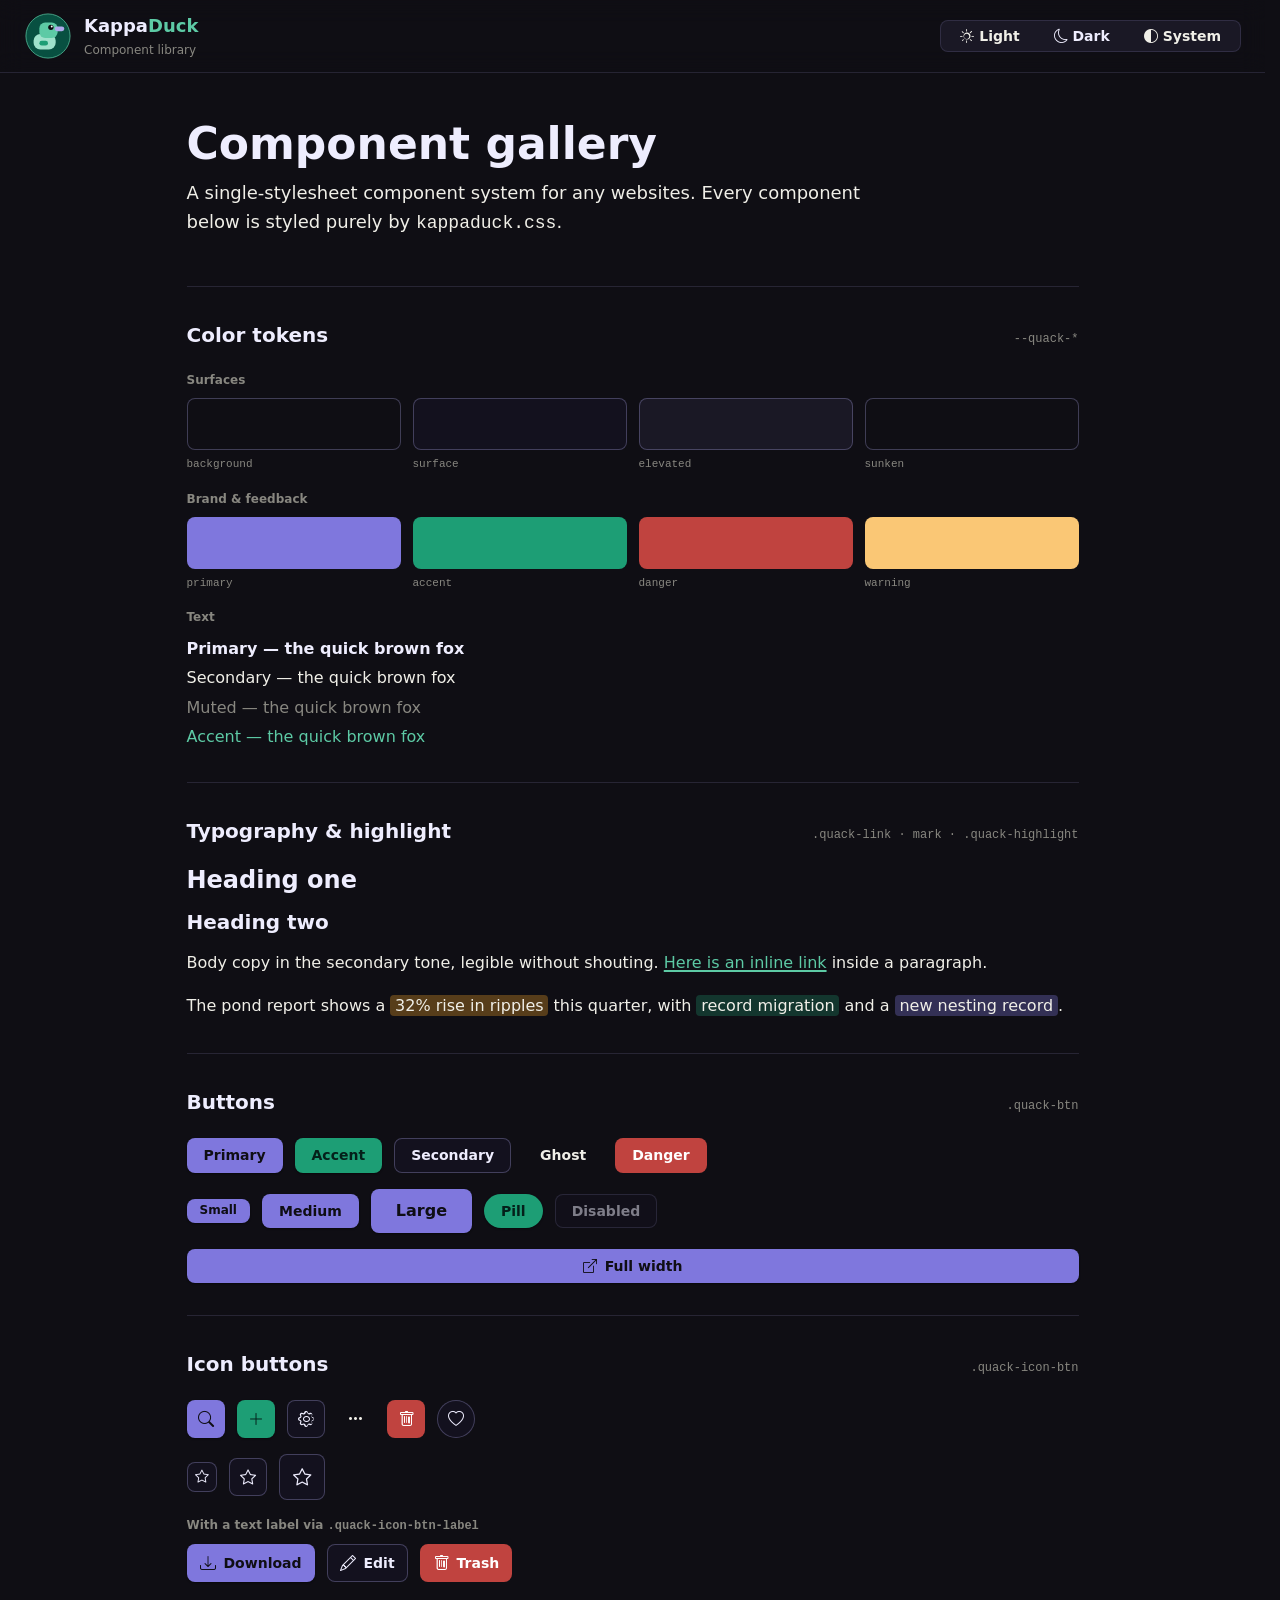
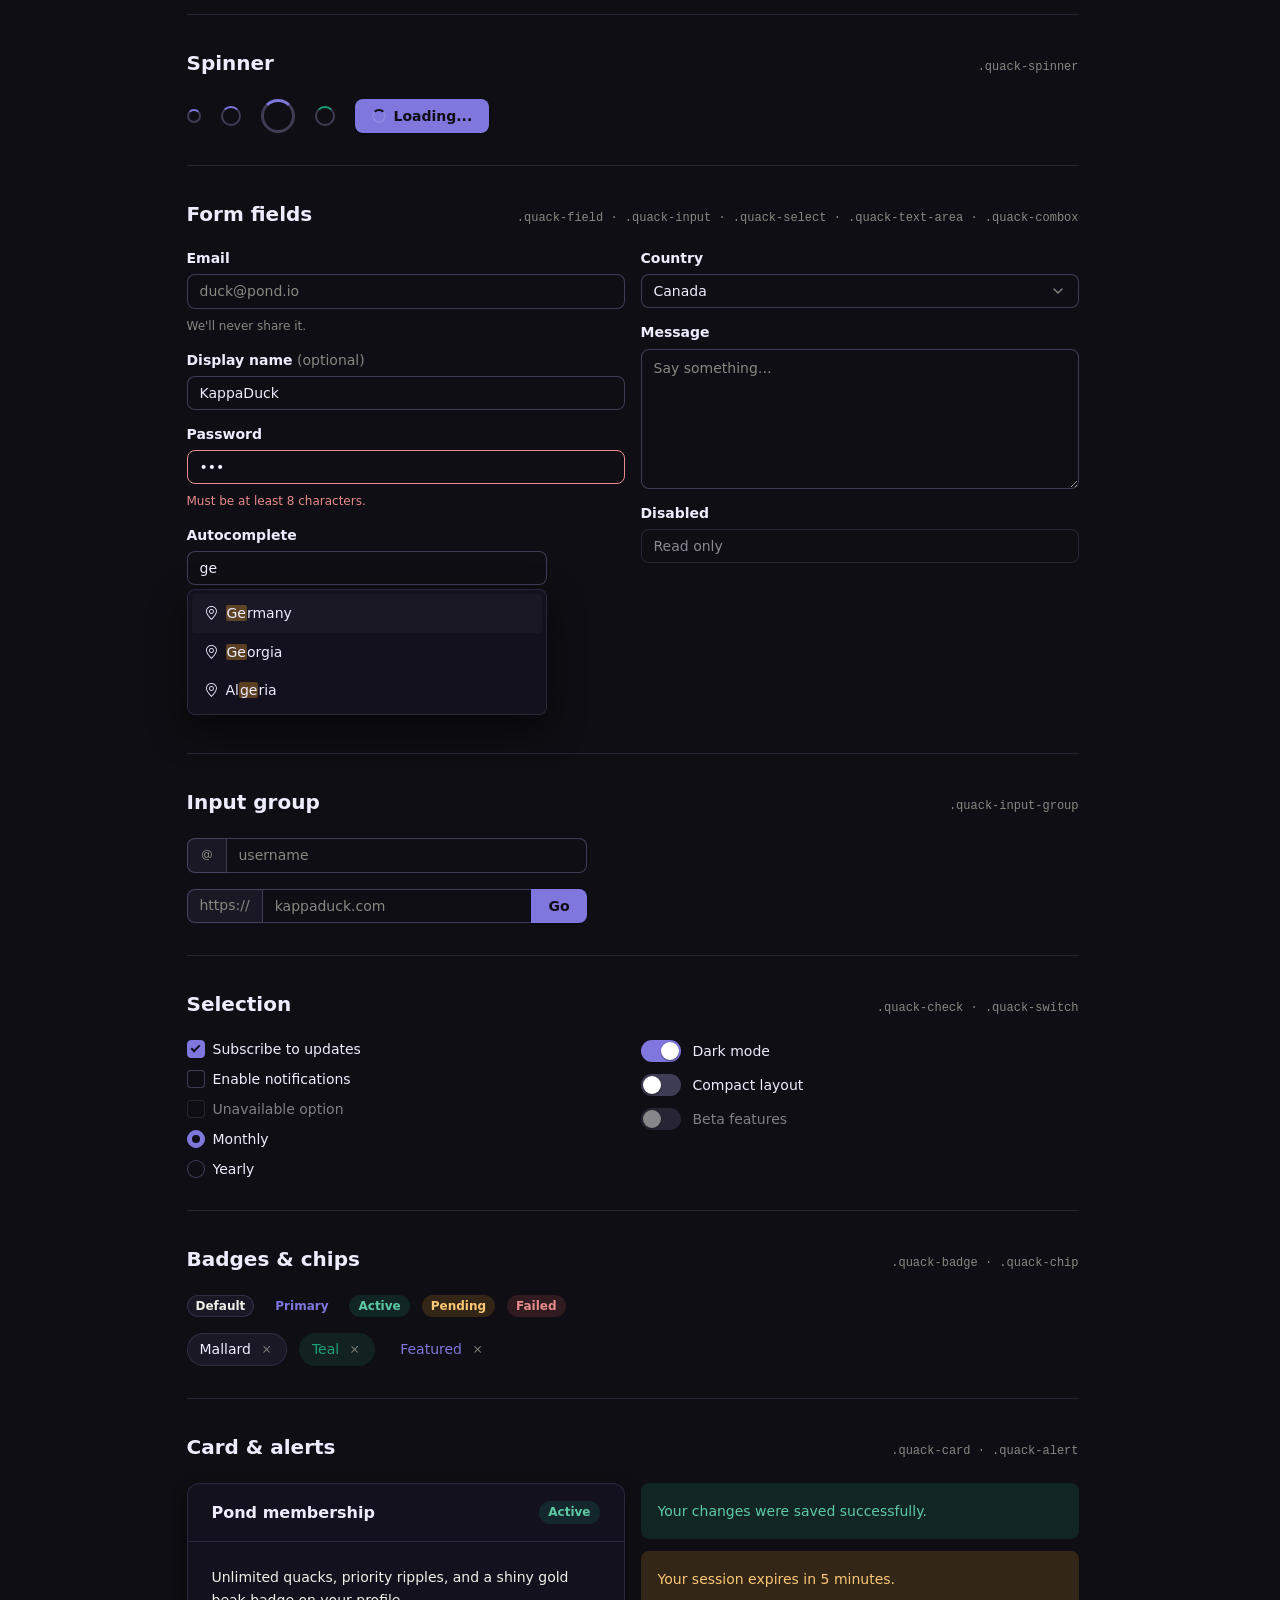
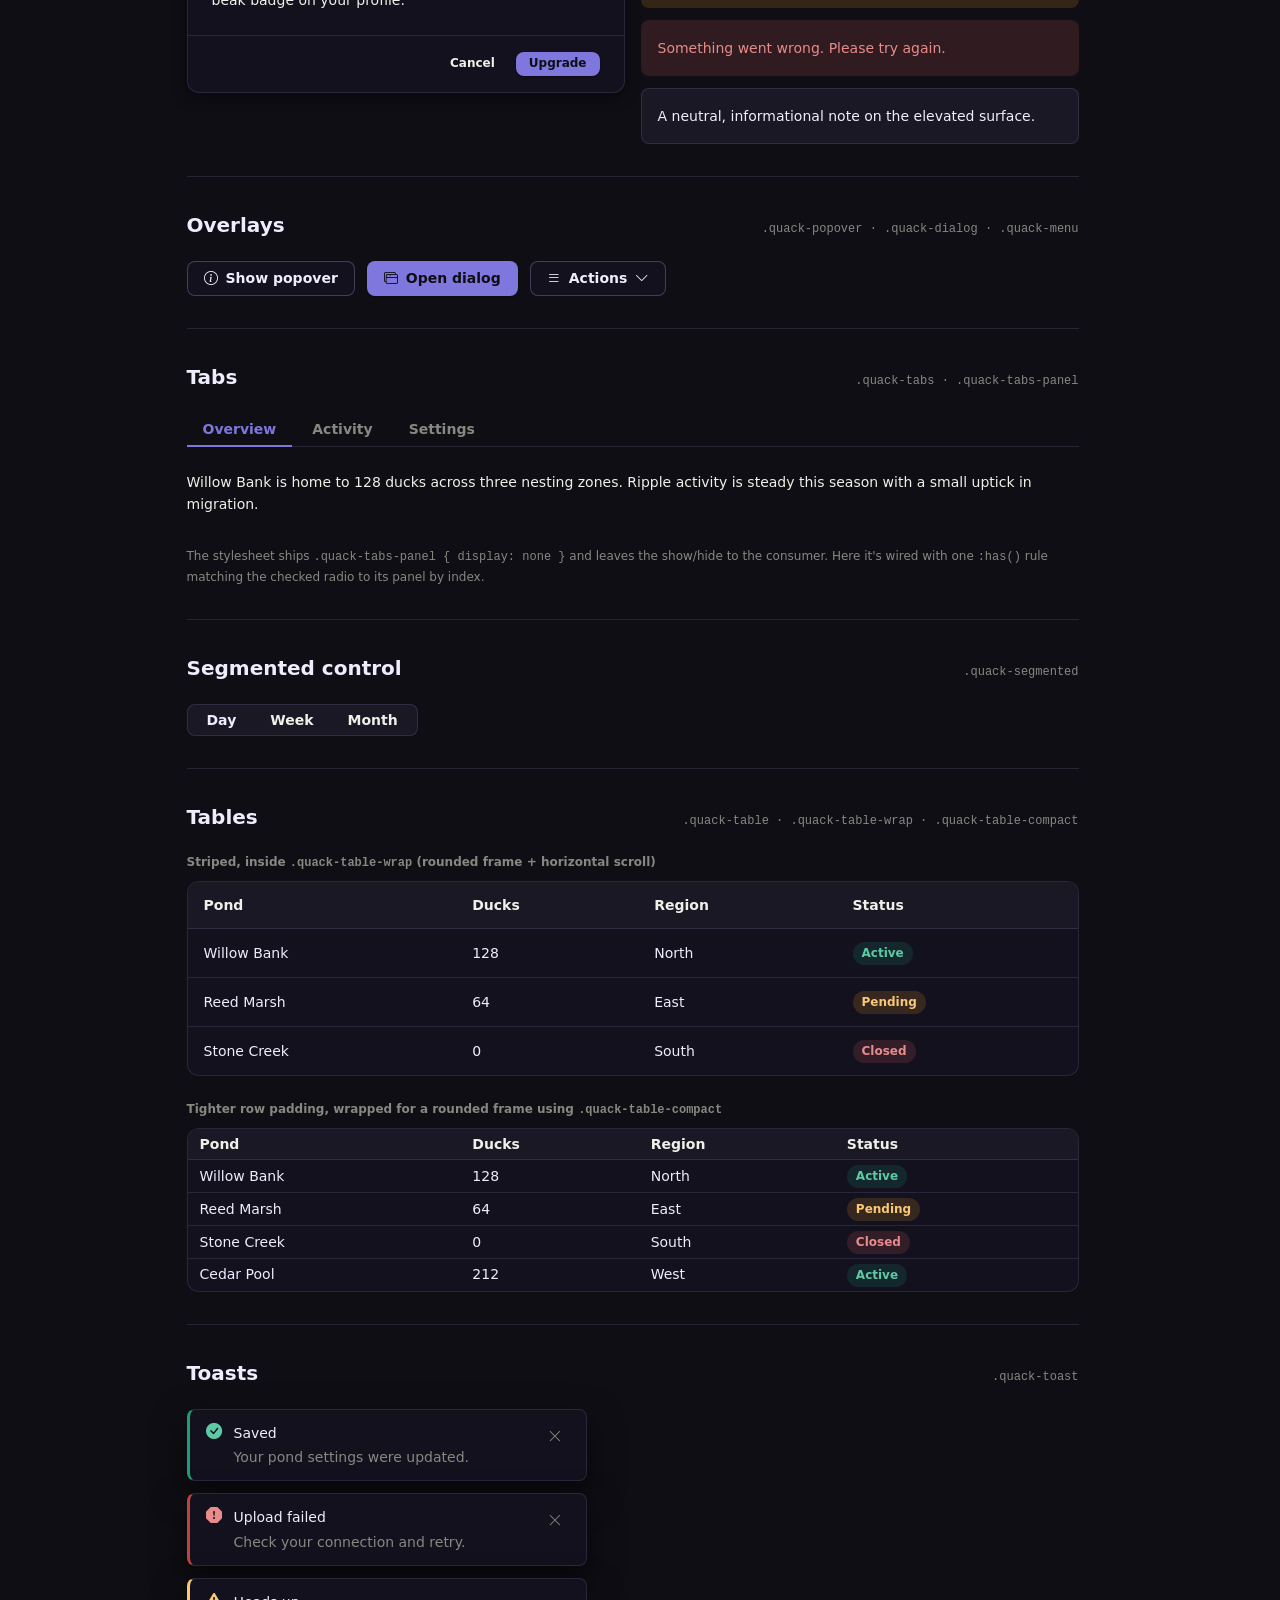
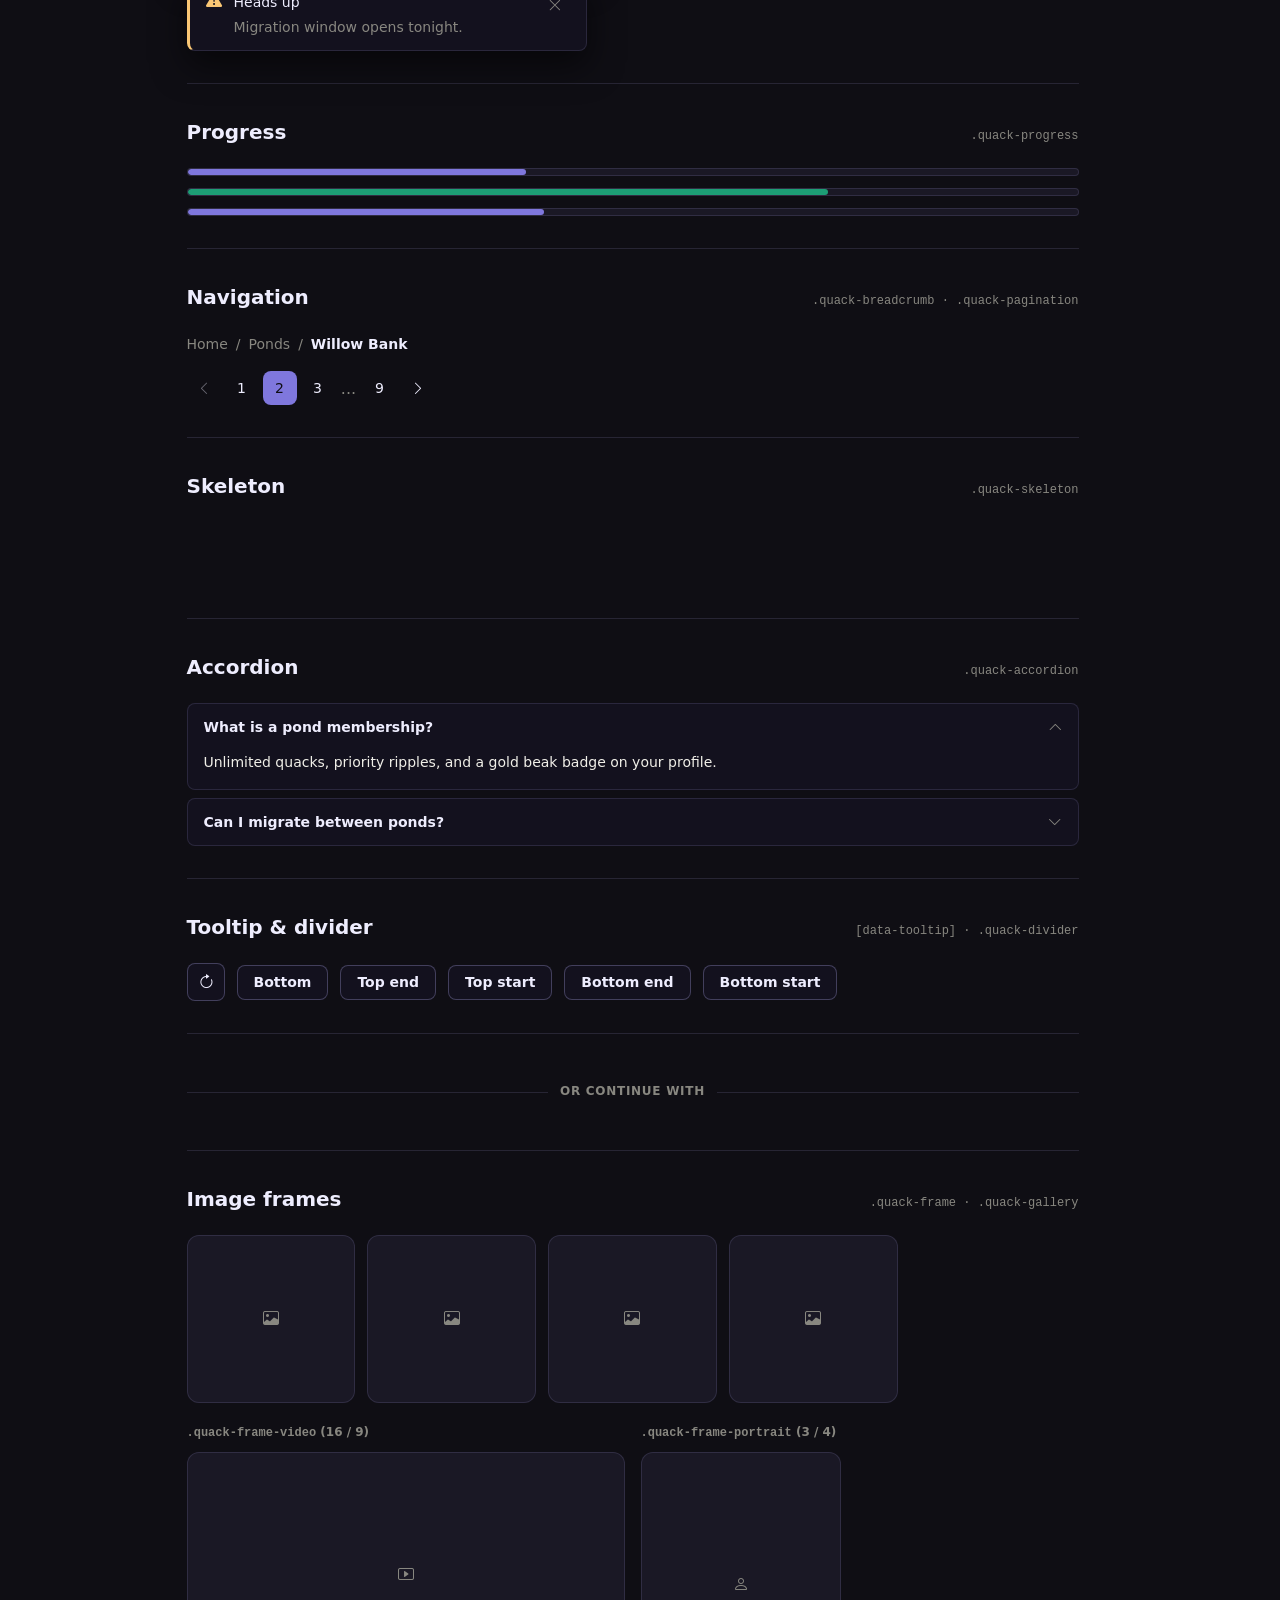
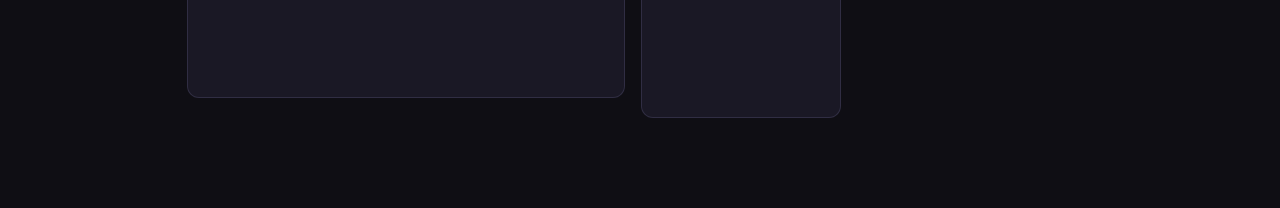
<file: src/index.html>
<!DOCTYPE html>
<html lang="en">

<head>
  <meta charset="UTF-8">
  <meta name="viewport" content="width=device-width, initial-scale=1">
  <title>KappaDuck - Component library</title>

  <link rel="shortcut icon" href="assets/favicon.ico" type="image/x-icon">
  <link rel="preconnect" href="https://rsms.me/" />
  <link rel="stylesheet" href="https://rsms.me/inter/inter.css" />
  <link rel="stylesheet" href="https://cdn.jsdelivr.net/npm/bootstrap-icons@1.11.3/font/bootstrap-icons.min.css" />
  <link rel="stylesheet" href="https://fonts.cdnfonts.com/css/jetbrains-mono">
  <link rel="stylesheet" href="assets/app.css">
  <link rel="stylesheet" href="../kappaduck.min.css">
</head>

<body id="quack-app" class="theme-dark">
  <header>
    <div class="brand">
      <img src="assets/kappaduck.svg" alt="KappaDuck logo" class="logo">
      <div class="title">
        <span>Kappa<span class="accent">Duck</span></span>
        <small>Component library</small>
      </div>
    </div>
    <div class="quack-segmented" role="group" aria-label="Theme">
      <input type="radio" name="theme" id="theme-light" value="light" />
      <label class="quack-segmented-seg" for="theme-light"><i class="bi bi-sun"></i> Light</label>
      <input type="radio" name="theme" id="theme-dark" value="dark" checked />
      <label class="quack-segmented-seg" for="theme-dark"><i class="bi bi-moon"></i> Dark</label>
      <input type="radio" name="theme" id="theme-system" value="system" />
      <label class="quack-segmented-seg" for="theme-system"><i class="bi bi-circle-half"></i> System</label>
    </div>
  </header>
  <main>
    <div class="description">
      <h1>Component gallery</h1>
      <p>
        A single-stylesheet component system for any websites. Every component below is styled
        purely by <code>kappaduck.css</code>.
      </p>
    </div>

    <section>
      <div class="head">
        <div class="title">Color tokens</div>
        <span class="class">--quack-*</span>
      </div>
      <div class="stack">
        <div>
          <div class="subtitle">Surfaces</div>
          <div class="grid-4">
            <div class="swatch">
              <div class="box" style="background:var(--quack-background);"></div>
              <span class="name">background</span>
            </div>
            <div class="swatch">
              <div class="box" style="background:var(--quack-surface);"></div>
              <span class="name">surface</span>
            </div>
            <div class="swatch">
              <div class="box" style="background:var(--quack-elevated);"></div>
              <span class="name">elevated</span>
            </div>
            <div class="swatch">
              <div class="box" style="background:var(--quack-sunken);"></div>
              <span class="name">sunken</span>
            </div>
          </div>
        </div>
        <div>
          <div class="subtitle">Brand &amp; feedback</div>
          <div class="grid-4">
            <div class="swatch">
              <div class="box" style="background:var(--quack-primary); border-color:transparent;"></div>
              <span class="name">primary</span>
            </div>
            <div class="swatch">
              <div class="box" style="background:var(--quack-accent); border-color:transparent;"></div>
              <span class="name">accent</span>
            </div>
            <div class="swatch">
              <div class="box" style="background:var(--quack-danger-solid); border-color:transparent;">
              </div>
              <span class="name">danger</span>
            </div>
            <div class="swatch">
              <div class="box" style="background:var(--quack-warning); border-color:transparent;"></div>
              <span class="name">warning</span>
            </div>
          </div>
        </div>
        <div>
          <div class="subtitle">Text</div>
          <div class="text-box">
            <span class="quack-text-primary" style="font-weight: 600;">Primary &mdash; the quick brown
              fox</span>
            <span class="quack-text-secondary">Secondary &mdash; the quick brown fox</span>
            <span class="quack-text-muted">Muted &mdash; the quick brown fox</span>
            <span class="quack-text-accent">Accent &mdash; the quick brown fox</span>
          </div>
        </div>
      </div>
    </section>

    <section>
      <div class="head">
        <div class="title">Typography &amp; highlight</div>
        <span class="class">.quack-link &middot; mark &middot; .quack-highlight</span>
      </div>
      <div class="stack">
        <h1 style="font-size:var(--quack-text-xxl); font-weight:700;">Heading one</h1>
        <h2 style="font-size:var(--quack-text-xl); font-weight:700;">Heading two</h2>
        <p class="quack-text-secondary" style="line-height: 1.6;">
          Body copy in the secondary tone, legible without shouting.
          <a class="quack-link" href="#">Here is an inline link</a> inside a paragraph.
        </p>
        <p class="quack-text-secondary" style="line-height:1.9;">
          The pond report shows a <mark>32% rise in ripples</mark> this quarter, with
          <span class="quack-highlight quack-highlight-accent">record migration</span>
          and a <span class="quack-highlight quack-highlight-primary">new nesting record</span>.
        </p>
      </div>
    </section>

    <section>
      <div class="head">
        <div class="title">Buttons</div>
        <span class="class">.quack-btn</span>
      </div>
      <div class="stack">
        <div class="row">
          <button class="quack-btn quack-btn-primary">Primary</button>
          <button class="quack-btn quack-btn-accent">Accent</button>
          <button class="quack-btn quack-btn-secondary">Secondary</button>
          <button class="quack-btn quack-btn-ghost">Ghost</button>
          <button class="quack-btn quack-btn-danger">Danger</button>
        </div>
        <div class="row">
          <button class="quack-btn quack-btn-primary quack-btn-sm">Small</button>
          <button class="quack-btn quack-btn-primary">Medium</button>
          <button class="quack-btn quack-btn-primary quack-btn-lg">Large</button>
          <button class="quack-btn quack-btn-accent quack-btn-pill">Pill</button>
          <button class="quack-btn quack-btn-secondary" disabled>Disabled</button>
        </div>
        <button class="quack-btn quack-btn-primary quack-btn-block">
          <i class="bi bi-box-arrow-up-right"></i>
          Full width
        </button>
      </div>
    </section>

    <section>
      <div class="head">
        <div class="title">Icon buttons</div>
        <span class="class">.quack-icon-btn</span>
      </div>
      <div class="stack">
        <div class="row">
          <button class="quack-icon-btn quack-btn-primary" aria-label="Search"><i class="bi bi-search"></i></button>
          <button class="quack-icon-btn quack-btn-accent" aria-label="Add"><i class="bi bi-plus-lg"></i></button>
          <button class="quack-icon-btn quack-btn-secondary" aria-label="Settings"><i class="bi bi-gear"></i></button>
          <button class="quack-icon-btn quack-btn-ghost" aria-label="More"><i class="bi bi-three-dots"></i></button>
          <button class="quack-icon-btn quack-btn-danger" aria-label="Delete"><i class="bi bi-trash"></i></button>
          <button class="quack-icon-btn quack-btn-secondary quack-icon-btn-pill" aria-label="Favorite"><i class="bi bi-heart"></i></button>
        </div>
        <div class="row">
          <button class="quack-icon-btn quack-icon-btn-sm" aria-label="Small"><i class="bi bi-star"></i></button>
          <button class="quack-icon-btn quack-icon-btn" aria-label="Medium"><i class="bi bi-star"></i></button>
          <button class="quack-icon-btn quack-icon-btn-lg" aria-label="Large"><i class="bi bi-star"></i></button>
        </div>
        <div>
          <div class="subtitle">With a text label via <code>.quack-icon-btn-label</code></div>
          <div class="row">
            <button class="quack-icon-btn quack-btn-primary">
              <i class="bi bi-download"></i>
              <span class="quack-icon-btn-label">Download</span>
            </button>
            <button class="quack-icon-btn">
              <i class="bi bi-pencil"></i>
              <span class="quack-icon-btn-label">Edit</span>
            </button>
            <button class="quack-icon-btn quack-btn-danger">
              <i class="bi bi-trash"></i>
              <span class="quack-icon-btn-label">Trash</span>
            </button>
          </div>
        </div>
      </div>
    </section>

    <section>
      <div class="head">
        <div class="title">Spinner</div>
        <span class="class">.quack-spinner</span>
      </div>
      <div class="row" style="gap:var(--quack-space-5);">
        <span class="quack-spinner quack-spinner-sm"></span>
        <span class="quack-spinner"></span>
        <span class="quack-spinner quack-spinner-lg"></span>
        <span class="quack-spinner quack-spinner-accent"></span>
        <button class="quack-btn quack-btn-primary">
          <span class="quack-spinner quack-spinner-sm"></span>
          Loading...
        </button>
      </div>
    </section>

    <section>
      <div class="head">
        <div class="title">Form fields</div>
        <span class="class">.quack-field &middot; .quack-input &middot; .quack-select &middot; .quack-text-area
          &middot; .quack-combox</span>
      </div>
      <div class="grid-2">
        <div class="stack">
          <div class="quack-field">
            <label for="g-email" class="quack-label">Email</label>
            <input id="g-email" class="quack-input" type="email" placeholder="duck@pond.io" />
            <span class="quack-hint">We'll never share it.</span>
          </div>
          <div class="quack-field">
            <label for="g-name" class="quack-label quack-label-optional">Display name</label>
            <input id="g-name" class="quack-input" type="text" value="KappaDuck" />
          </div>
          <div class="quack-field">
            <label for="g-password" class="quack-label">Password</label>
            <input id="g-password" class="quack-input" type="password" value="123" aria-invalid />
            <span class="quack-error">Must be at least 8 characters.</span>
          </div>
          <div class="quack-field quack-combobox" style="max-width: 360px;">
            <label for="g-autocomplete" class="quack-label">Autocomplete</label>
            <input id="g-autocomplete" class="quack-input" type="text" value="ge" placeholder="Guess a country..." />
            <ul class="quack-combobox-list">
              <li class="quack-combobox-option" aria-selected>
                <i class="bi bi-geo-alt"></i>
                <span><mark>Ge</mark>rmany</span>
              </li>
              <li class="quack-combobox-option">
                <i class="bi bi-geo-alt"></i>
                <span><mark>Ge</mark>orgia</span>
              </li>
              <li class="quack-combobox-option">
                <i class="bi bi-geo-alt"></i>
                <span>Al<mark>ge</mark>ria</span>
              </li>
            </ul>
          </div>
        </div>
        <div class="stack">
          <div class="quack-field">
            <label for="g-country" class="quack-label">Country</label>
            <select id="g-country" class="quack-select">
              <option>Canada</option>
              <option>Italy</option>
              <option>Sweden</option>
            </select>
          </div>
          <div class="quack-field">
            <label for="g-msg" class="quack-label">Message</label>
            <textarea id="g-msg" class="quack-textarea" placeholder="Say something…"></textarea>
          </div>
          <div class="quack-field">
            <label for="g-disabled" class="quack-label">Disabled</label>
            <input id="g-disabled" class="quack-input" type="text" value="Read only" disabled />
          </div>
        </div>
        <div style="height: 120px;"
          </div>
    </section>

    <section>
      <div class="head">
        <div class="title">Input group</div>
        <span class="class">.quack-input-group</span>
      </div>
      <div class="stack" style="max-width: 400px;">
        <div class="quack-input-group">
          <span class="quack-input-group-addon"><i class="bi bi-at"></i></span>
          <input type="text" class="quack-input" placeholder="username">
        </div>
        <div class="quack-input-group">
          <span class="quack-input-group-addon">https://</span>
          <input type="text" class="quack-input" placeholder="kappaduck.com">
          <button class="quack-btn quack-btn-primary">Go</button>
        </div>
      </div>
    </section>

    <section>
      <div class="head">
        <div class="title">Selection</div>
        <span class="class">.quack-check &middot; .quack-switch</span>
      </div>
      <div class="grid-2">
        <div class="stack" style="gap:var(--quack-space-3);">
          <label class="quack-check"><input type="checkbox" checked="checked" /> Subscribe to updates</label>
          <label class="quack-check"><input type="checkbox" /> Enable notifications</label>
          <label class="quack-check"><input type="checkbox" disabled="disabled" /> Unavailable option</label>
          <label class="quack-check"><input type="radio" name="plan" checked="checked" /> Monthly</label>
          <label class="quack-check"><input type="radio" name="plan" /> Yearly</label>
        </div>
        <div class="stack" style="gap:var(--quack-space-3);">
          <label class="quack-switch"><input type="checkbox" checked="checked" /> Dark mode</label>
          <label class="quack-switch"><input type="checkbox" /> Compact layout</label>
          <label class="quack-switch"><input type="checkbox" disabled="disabled" /> Beta features</label>
        </div>
      </div>
    </section>

    <section>
      <div class="head">
        <div class="title">Badges &amp; chips</div>
        <span class="class">.quack-badge &middot; .quack-chip</span>
      </div>
      <div class="stack">
        <div class="row">
          <span class="quack-badge">Default</span>
          <span class="quack-badge quack-badge-primary">Primary</span>
          <span class="quack-badge quack-badge-accent">Active</span>
          <span class="quack-badge quack-badge-warning">Pending</span>
          <span class="quack-badge quack-badge-danger">Failed</span>
        </div>
        <div class="row">
          <span class="quack-chip">Mallard <button class="quack-chip-remove" aria-label="Remove"><i class="bi bi-x"></i></button></span>
          <span class="quack-chip quack-chip-accent">Teal <button class="quack-chip-remove" aria-label="Remove"><i
                class="bi bi-x"></i></button></span>
          <span class="quack-chip quack-chip-primary">Featured <button class="quack-chip-remove" aria-label="Remove"><i
                class="bi bi-x"></i></button></span>
        </div>
      </div>
    </section>

    <section>
      <div class="head">
        <div class="title">Card &amp; alerts</div>
        <span class="class">.quack-card &middot; .quack-alert</span>
      </div>
      <div class="grid-2" style="align-items: start;">
        <div class="quack-card">
          <div class="quack-card-header" style="display:flex; align-items:center; justify-content:space-between;">
            <span>Pond membership</span>
            <span class="quack-badge quack-badge-accent">Active</span>
          </div>
          <div class="quack-card-body">
            <p class="quack-text-secondary" style="font-size:var(--quack-text-sm); line-height: 1.6;">
              Unlimited quacks, priority ripples, and a shiny gold beak badge on your profile.
            </p>
          </div>
          <div class="quack-card-footer">
            <button class="quack-btn quack-btn-sm quack-btn-ghost">Cancel</button>
            <button class="quack-btn quack-btn-sm quack-btn-primary">Upgrade</button>
          </div>
        </div>
        <div class="stack" style="gap:var(--quack-space-3)">
          <div class="quack-alert quack-alert-accent">Your changes were saved successfully.</div>
          <div class="quack-alert quack-alert-warning">Your session expires in 5 minutes.</div>
          <div class="quack-alert quack-alert-danger">Something went wrong. Please try again.</div>
          <div class="quack-alert">A neutral, informational note on the elevated surface.</div>
        </div>
      </div>
    </section>

    <section>
      <div class="head">
        <div class="title">Overlays</div>
        <span class="class">.quack-popover &middot; .quack-dialog &middot; .quack-menu</span>
      </div>
      <div class="row">
        <button class="quack-btn quack-btn-secondary" popovertarget="pop">
          <i class="bi bi-info-circle"></i>Show popover
        </button>
        <div id="pop" popover="auto" class="quack-popover">
          <strong style="display: block; margin-bottom: 4px;">Quick tip</strong>
          Popovers use the native Popover API. Click outside to dismiss, no JavaScript required.
        </div>

        <button class="quack-btn quack-btn-primary" command="show-modal" commandfor="dialog">
          <i class="bi bi-window-stack"></i>Open dialog
        </button>
        <dialog id="dialog" class="quack-dialog">
          <div class="quack-dialog-header">
            Delete pond?
            <button class="quack-icon-btn quack-btn-ghost quack-icon-btn-sm" command="close" commandfor="dialog" aria-label="Close">
              <i class="bi bi-x-lg"></i>
            </button>
          </div>
          <div class="quack-dialog-body">
            This action can't be undone. All ripples and nesting records for this pond
            will be permanently removed.
          </div>
          <div class="quack-dialog-footer">
            <button class="quack-btn quack-btn-ghost" command="close" commandfor="dialog">Cancel</button>
            <button class="quack-btn quack-btn-primary" command="close" commandfor="dialog">Ok</button>
          </div>
        </dialog>

        <button class="quack-btn quack-btn-secondary" popovertarget="menu">
          <i class="bi bi-list"></i>Actions<i class="bi bi-chevron-down"></i>
        </button>
        <div id="menu" popover="auto" class="quack-menu">
          <div class="quack-menu-label">Manage</div>
          <button class="quack-menu-item"><i class="bi bi-pencil"></i>Edit pond</button>
          <button class="quack-menu-item"><i class="bi bi-share"></i>Share</button>
          <button class="quack-menu-item"><i class="bi bi-download"></i>Export</button>
          <hr class="quack-menu-separator" />
          <button class="quack-menu-item quack-menu-item-danger"><i class="bi bi-trash"></i>Delete</button>
        </div>
      </div>
    </section>

    <section>
      <div class="head">
        <div class="title">Tabs</div>
        <span class="class">.quack-tabs &middot; .quack-tabs-panel</span>
      </div>
      <div class="quack-tabs tabs">
        <div class="quack-tabs-list">
          <input id="tab1" class="t1" type="radio" name="tabs" checked />
          <label for="tab1" class="quack-tabs-tab">Overview</label>
          <input id="tab2" class="t2" type="radio" name="tabs" />
          <label for="tab2" class="quack-tabs-tab">Activity</label>
          <input id="tab3" class="t3" type="radio" name="tabs" />
          <label for="tab3" class="quack-tabs-tab">Settings</label>
        </div>
        <div class="quack-tabs-panels">
          <div class="quack-tabs-panel">
            Willow Bank is home to 128 ducks across three nesting zones. Ripple activity is steady this season with a small uptick in
            migration.
          </div>
          <div class="quack-tabs-panel">
            Latest events: 3 new arrivals, 1 nest relocation, and a pondside feeder refill logged 2 hours ago.
          </div>
          <div class="quack-tabs-panel">
            Configure notifications, membership tier, and pond visibility from here. Changes apply instantly.
          </div>
        </div>
        <p class="note">
          The stylesheet ships <code>.quack-tabs-panel { display: none }</code>
          and leaves the show/hide to the consumer. Here it's wired with one
          <code>:has()</code> rule matching the checked radio to its panel by index.
        </p>
      </div>
    </section>

    <section>
      <div class="head">
        <div class="title">Segmented control</div>
        <span class="class">.quack-segmented</span>
      </div>
      <div class="quack-segmented">
        <input id="seg1" name="seg" type="radio" checked>
        <label for="seg1" class="quack-segmented-seg">Day</label>
        <input id="seg2" name="seg" type="radio">
        <label for="seg2" class="quack-segmented-seg">Week</label>
        <input id="seg3" name="seg" type="radio">
        <label for="seg3" class="quack-segmented-seg">Month</label>
      </div>
    </section>

    <section>
      <div class="head">
        <div class="title">Tables</div>
        <span class="class">.quack-table &middot; .quack-table-wrap &middot; .quack-table-compact</span>
      </div>
      <div class="stack" style="gap: var(--quack-space-6)">
        <div>
          <div class="subtitle">
            Striped, inside <code>.quack-table-wrap</code> (rounded frame + horizontal scroll)
          </div>
          <div class="quack-table-wrap">
            <table class="quack-table quack-table-striped">
              <thead>
                <tr>
                  <th>Pond</th>
                  <th>Ducks</th>
                  <th>Region</th>
                  <th>Status</th>
                </tr>
              </thead>
              <tbody>
                <tr>
                  <td>Willow Bank</td>
                  <td>128</td>
                  <td>North</td>
                  <td><span class="quack-badge quack-badge-accent">Active</span></td>
                </tr>
                <tr>
                  <td>Reed Marsh</td>
                  <td>64</td>
                  <td>East</td>
                  <td><span class="quack-badge quack-badge-warning">Pending</span></td>
                </tr>
                <tr>
                  <td>Stone Creek</td>
                  <td>0</td>
                  <td>South</td>
                  <td><span class="quack-badge quack-badge-danger">Closed</span></td>
                </tr>
              </tbody>
            </table>
          </div>
        </div>
        <div>
          <div class="subtitle">Tighter row padding, wrapped for a rounded frame using <code>.quack-table-compact</code></div>
          <div class="quack-table-wrap">
            <table class="quack-table quack-table-compact">
              <thead>
                <tr>
                  <th>Pond</th>
                  <th>Ducks</th>
                  <th>Region</th>
                  <th>Status</th>
                </tr>
              </thead>
              <tbody>
                <tr>
                  <td>Willow Bank</td>
                  <td>128</td>
                  <td>North</td>
                  <td><span class="quack-badge quack-badge-accent">Active</span></td>
                </tr>
                <tr>
                  <td>Reed Marsh</td>
                  <td>64</td>
                  <td>East</td>
                  <td><span class="quack-badge quack-badge-warning">Pending</span></td>
                </tr>
                <tr>
                  <td>Stone Creek</td>
                  <td>0</td>
                  <td>South</td>
                  <td><span class="quack-badge quack-badge-danger">Closed</span></td>
                </tr>
                <tr>
                  <td>Cedar Pool</td>
                  <td>212</td>
                  <td>West</td>
                  <td><span class="quack-badge quack-badge-accent">Active</span></td>
                </tr>
              </tbody>
            </table>
          </div>
        </div>
      </div>
    </section>

    <section>
      <div class="head">
        <div class="title">Toasts</div>
        <span class="class">.quack-toast</span>
      </div>
      <div class="stack" style="gap: var(--quack-space-3); max-width: 400px;">
        <div class="quack-toast quack-toast-accent">
          <i class="bi bi-check-circle-fill quack-toast-icon"></i>
          <div class="quack-toast-body">
            <span class="quack-toast-title">Saved</span>
            <span class="quack-text-muted">Your pond settings were updated.</span>
          </div>
          <button class="quack-icon-btn quack-btn-ghost quack-icon-btn-sm quack-toast-close" aria-label="Dismiss">
            <i class="bi bi-x-lg"></i>
          </button>
        </div>

        <div class="quack-toast quack-toast-danger">
          <i class="bi bi-exclamation-octagon-fill quack-toast-icon"></i>
          <div class="quack-toast-body">
            <span class="quack-toast-title">Upload failed</span>
            <span class="quack-text-muted">Check your connection and retry.</span>
          </div>
          <button class="quack-icon-btn quack-btn-ghost quack-icon-btn-sm quack-toast-close" aria-label="Dismiss">
            <i class="bi bi-x-lg"></i>
          </button>
        </div>

        <div class="quack-toast quack-toast-warning">
          <i class="bi bi-exclamation-triangle-fill quack-toast-icon"></i>
          <div class="quack-toast-body">
            <span class="quack-toast-title">Heads up</span>
            <span class="quack-text-muted">Migration window opens tonight.</span>
          </div>
          <button class="quack-icon-btn quack-btn-ghost quack-icon-btn-sm quack-toast-close" aria-label="Dismiss">
            <i class="bi bi-x-lg"></i>
          </button>
        </div>
      </div>
    </section>

    <section>
      <div class="head">
        <div class="title">Progress</div>
        <span class="class">.quack-progress</span>
      </div>
      <div class="stack" style="gap: var(--quack-space-3);">
        <div class="quack-progress">
          <div class="quack-progress-bar" style="width: 38%;"></div>
        </div>
        <div class="quack-progress quack-progress-accent">
          <div class="quack-progress-bar" style="width: 72%;"></div>
        </div>
        <div class="quack-progress quack-progress-indeterminate">
          <div class="quack-progress-bar"></div>
        </div>
      </div>
    </section>

    <section>
      <div class="head">
        <div class="title">Navigation</div>
        <span class="class">.quack-breadcrumb &middot; .quack-pagination</span>
      </div>
      <div class="stack">
        <ol class="quack-breadcrumb">
          <li><a href="#">Home</a></li>
          <li><a href="#">Ponds</a></li>
          <li aria-current="page">Willow Bank</li>
        </ol>
        <div class="quack-pagination">
          <button class="quack-pagination-item" aria-disabled><i class="bi bi-chevron-left"></i></button>
          <a href="#" class="quack-pagination-item">1</a>
          <a href="#" class="quack-pagination-item" aria-current="page">2</a>
          <a href="#" class="quack-pagination-item">3</a>
          <span class="quack-pagination-ellipsis">...</span>
          <a href="#" class="quack-pagination-item">9</a>
          <button class="quack-pagination-item"><i class="bi bi-chevron-right"></i></button>
        </div>
      </div>
    </section>

    <section>
      <div class="head">
        <div class="title">Skeleton</div>
        <span class="class">.quack-skeleton</span>
      </div>
      <div class="row" style="gap: var(--quack-space-4); align-items: center;">
        <span class="quack-skeleton quack-skeleton-circle"></span>
        <div style="flex:1; display: flex; flex-direction: column; gap:8px">
          <span class="quack-skeleton quackskeleton-title"></span>
          <span class="quack-skeleton quackskeleton-text"></span>
          <span class="quack-skeleton quackskeleton-text" style="width: 70%;"></span>
        </div>
      </div>
    </section>

    <section>
      <div class="head">
        <div class="title">Accordion</div>
        <span class="class">.quack-accordion</span>
      </div>
      <div>
        <details class="quack-accordion" open>
          <summary>What is a pond membership?</summary>
          <div class="quack-accordion-body">
            Unlimited quacks, priority ripples, and a gold beak badge on your
            profile.
          </div>
        </details>
        <details class="quack-accordion">
          <summary>Can I migrate between ponds?</summary>
          <div class="quack-accordion-body">
            Migration is free once per season and keeps your nesting records.
          </div>
        </details>
      </div>
    </section>

    <section>
      <div class="head">
        <div class="title">Tooltip &amp; divider</div>
        <span class="class">[data-tooltip] &middot; .quack-divider</span>
      </div>
      <div class="stack">
        <div class="row">
          <button class="quack-icon-btn" data-tooltip="Refresh data" aria-label="Refresh">
            <i class="bi bi-arrow-clockwise"></i>
          </button>
          <button class="quack-btn quack-btn-secondary" data-tooltip="Quack!" data-tooltip-position="bottom">Bottom</button>
          <button class="quack-btn quack-btn-secondary" data-tooltip="Quack!" data-tooltip-position="top-end">Top end</button>
          <button class="quack-btn quack-btn-secondary" data-tooltip="Quack!" data-tooltip-position="top-start">Top start</button>
          <button class="quack-btn quack-btn-secondary" data-tooltip="Quack!" data-tooltip-position="bottom-end">Bottom end</button>
          <button class="quack-btn quack-btn-secondary" data-tooltip="Quack!" data-tooltip-position="bottom-start">Bottom start</button>
        </div>
        <hr class="quack-divider" />
        <div class="quack-divider-label">or continue with</div>
      </div>
    </section>

    <section>
      <div class="head">
        <div class="title">Image frames</div>
        <span class="class">.quack-frame &middot; .quack-gallery</span>
      </div>
      <div class="stack" style="gap: var(--quack-space-5);">
        <div class="quack-gallery">
          <div class="quack-frame quack-frame-square image"><i class="bi bi-image"></i></div>
          <div class="quack-frame quack-frame-square image"><i class="bi bi-image"></i></div>
          <div class="quack-frame quack-frame-square image"><i class="bi bi-image"></i></div>
          <div class="quack-frame quack-frame-square image"><i class="bi bi-image"></i></div>
        </div>
        <div class="grid-2">
          <div>
            <div class="subtitle"><code>.quack-frame-video</code> (16 / 9)</div>
            <div class="quack-frame quack-frame-video video">
              <i class="bi bi-play-btn"></i>
            </div>
          </div>
          <div>
            <div class="subtitle"><code>.quack-frame-portrait</code> (3 / 4)</div>
            <div class="quack-frame quack-frame-portrait portrait"><i class="bi bi-person"></i></div>
          </div>
        </div>
      </div>
    </section>
  </main>

  <script src="assets/app.js"></script>
</body>

</html>
</file>
<file: src/assets/app.css>
.theme-light {
  color-scheme: light;
}

.theme-dark {
  color-scheme: dark;
}

header {
  display: flex;
  align-items: center;
  justify-content: space-between;
  gap: var(--quack-space-4);
  position: sticky;
  top: 0;
  z-index: 1;
  padding: var(--quack-space-3) var(--quack-space-6);
  background: hsl(from var(--quack-background) h s l / 0.8);
  backdrop-filter: blur(12px);
  border-bottom: 1px solid var(--quack-border-200);

  .brand {
    display: flex;
    align-items: center;
    gap: var(--quack-space-3);
    font-weight: 700;
    font-size: var(--quack-text-lg);

    .logo {
      width: 48px;
    }

    .title {
      display: flex;
      flex-direction: column;

      .accent {
        color: var(--quack-text-accent);
      }

      small {
        font-weight: 500;
        font-size: var(--quack-text-xs);
        color: var(--quack-text-muted);
      }
    }
  }
}

main {
  max-width: 940px;
  margin: 0 auto;
  padding: var(--quack-space-12) var(--quack-space-6) var(--quack-space-16);
}

.description {
  margin-bottom: var(--quack-space-12);

  h1 {
    font-size: clamp(2rem, 4vw, 2.75rem);
    font-weight: 700;
    line-height: 1.05;
  }

  p {
    margin-top: var(--quack-space-3);
    font-size: var(--quack-text-lg);
    color: var(--quack-text-secondary);
    max-width: 62ch;
  }
}

code {
  font-family: 'JetBrains Mono', ui-monospace, monospace;
}

section {
  padding: var(--quack-space-8) 0;
  border-top: 1px solid var(--quack-border-200);

  .head {
    display: flex;
    align-items: baseline;
    justify-content: space-between;
    gap: var(--quack-space-4);
    margin-bottom: var(--quack-space-5);
    flex-wrap: wrap;

    .title {
      font-size: var(--quack-text-xl);
      font-weight: 700;
    }

    .class {
      font-family: 'JetBrains Mono', ui-monospace, monospace;
      font-size: var(--quack-text-xs);
      color: var(--quack-text-muted);
    }
  }
}

.stack {
  display: flex;
  flex-direction: column;
  gap: var(--quack-space-4);
}

.row {
  display: flex;
  flex-wrap: wrap;
  gap: var(--quack-space-3);
  align-items: center;
}

.grid-2 {
  display: grid;
  grid-template-columns: repeat(2, minmax(0, 1fr));
  gap: var(--quack-space-4);
}

.grid-4 {
  display: grid;
  grid-template-columns: repeat(4, minmax(0, 1fr));
  gap: var(--quack-space-3);
}

@media (max-width: 620px) {
  .grid-2 {
    grid-template-columns: 1fr;
  }

  .grid-4 {
    grid-template-columns: repeat(2, 1fr);
  }
}

.subtitle {
  font-size: var(--quack-text-xs);
  font-weight: 600;
  color: var(--quack-text-muted);
  margin-bottom: var(--quack-space-2);
}

.swatch {
  display: flex;
  flex-direction: column;
  gap: 6px;

  .box {
    height: 52px;
    border-radius: var(--quack-radius-md);
    border: 1px solid var(--quack-border-400);
  }

  .name {
    font-size: 11px;
    font-family: 'JetBrains Mono', ui-monospace, monospace;
    color: var(--quack-text-muted);
  }
}

.text-box {
  display: flex;
  flex-direction: column;
  gap: 4px;
}

.tabs .quack-tabs-panels {
  padding-top: var(--quack-space-2);
}

.tabs:has(.t1:checked) .quack-tabs-panel:nth-of-type(1),
.tabs:has(.t2:checked) .quack-tabs-panel:nth-of-type(2),
.tabs:has(.t3:checked) .quack-tabs-panel:nth-of-type(3) {
  display: block;
}

.note {
  font-size: var(--quack-text-xs);
  color: var(--quack-text-muted);
  margin-top: var(--quack-space-4);
}

.quack-frame-square.image {
  display: grid;
  place-content: center;
  color: var(--quack-text-muted);
}

.quack-frame-video.video {
  display: grid;
  place-content: center;
  color: var(--quack-text-muted);
}

.quack-frame-portrait.portrait {
  display: grid;
  place-content: center;
  color: var(--quack-text-muted);
  max-width: 200px;
}
</file>
<file: kappaduck.min.css>
:root{--quack-base-700:#1a1825;--quack-base-800:#13111e;--quack-base-900:#0f0e14;--quack-blue-50:#E6F1FB;--quack-blue-200:#85B7EB;--quack-blue-600:#185FA5;--quack-blue-800:#0C447C;--quack-blue-900:#042C53;--quack-gold-100:#faeeda;--quack-gold-200:#fac775;--quack-gold-400:#ef9f27;--quack-gold-600:#854f0b;--quack-gold-800:#633806;--quack-gold-900:#1e1510;--quack-gray-100:#f0efe8;--quack-gray-400:#888780;--quack-gray-600:#444441;--quack-gray-700:#2c2c2a;--quack-gray-900:#1a1a1a;--quack-purple-50:#f7f6ff;--quack-purple-100:#eeedfe;--quack-purple-200:#afa9ec;--quack-purple-400:#7f77dd;--quack-purple-600:#534ab7;--quack-purple-800:#3c3489;--quack-teal-50:#e1f5ee;--quack-teal-100:#9fe1cb;--quack-teal-200:#5dcaa5;--quack-teal-400:#1d9e75;--quack-teal-600:#0f6e56;--quack-teal-800:#085041;--quack-teal-900:#04201a;--quack-background:light-dark(#f4f3fb, var(--quack-base-900));--quack-surface:light-dark(#ffffff, var(--quack-base-800));--quack-elevated:light-dark(#efeefb, var(--quack-base-700));--quack-sunken:light-dark(#e9e7f6, var(--quack-base-900));--quack-text-primary:light-dark(var(--quack-base-700), var(--quack-purple-100));--quack-text-secondary:light-dark(var(--quack-purple-600), var(--quack-gray-100));--quack-text-muted:light-dark(#6f6d80, var(--quack-gray-400));--quack-primary:light-dark(var(--quack-purple-600), var(--quack-purple-400));--quack-primary-hover:light-dark(var(--quack-purple-800), var(--quack-purple-200));--quack-on-primary:light-dark(#ffffff, var(--quack-base-900));--quack-accent:var(--quack-teal-400);--quack-accent-hover:light-dark(var(--quack-teal-600), var(--quack-teal-200));--quack-text-accent:light-dark(var(--quack-teal-600), var(--quack-teal-200));--quack-on-accent:light-dark(#ffffff, var(--quack-teal-900));--quack-danger:light-dark(#b8352f, #e88b8b);--quack-danger-solid:light-dark(#c33b3b, #c0433f);--quack-danger-solid-hover:light-dark(#a52d2d, #d1524e);--quack-danger-soft:light-dark(#fbeaea, hsl(0 55% 60% / 0.16));--quack-success:light-dark(var(--quack-teal-600), var(--quack-teal-200));--quack-success-soft:light-dark(var(--quack-teal-50), hsl(from var(--quack-teal-400) h s l / 0.16));--quack-warning:light-dark(var(--quack-gold-600), var(--quack-gold-200));--quack-warning-soft:light-dark(var(--quack-gold-100), hsl(from var(--quack-gold-400) h s l / 0.16));--quack-highlight:light-dark(hsl(from var(--quack-gold-400) h s l / 0.38), hsl(from var(--quack-gold-400) h s l / 0.32));--quack-highlight-accent:light-dark(hsl(from var(--quack-teal-400) h s l / 0.24), hsl(from var(--quack-teal-400) h s l / 0.28));--quack-highlight-primary:light-dark(hsl(from var(--quack-purple-400) h s l / 0.22), hsl(from var(--quack-purple-400) h s l / 0.32));--quack-focus-ring:light-dark(hsl(from var(--quack-purple-600) h s l / 0.28), hsl(from var(--quack-purple-200) h s l / 0.35));--quack-border-200:light-dark(hsl(from var(--quack-purple-600) h s l / 0.15), hsl(from var(--quack-purple-200) h s l / 0.15));--quack-border-400:light-dark(hsl(from var(--quack-purple-600) h s l / 0.3), hsl(from var(--quack-purple-200) h s l / 0.3));--quack-radius-sm:4px;--quack-radius-md:8px;--quack-radius-lg:12px;--quack-radius-xl:16px;--quack-radius-pill:99px;--quack-shadow-sm:0 1px 2px light-dark(hsl(258 40% 20% / 0.10), hsl(0 0% 0% / 0.45));--quack-shadow-md:0 4px 14px light-dark(hsl(258 40% 22% / 0.12), hsl(0 0% 0% / 0.50));--quack-shadow-lg:0 14px 34px light-dark(hsl(258 40% 24% / 0.16), hsl(0 0% 0% / 0.55));--quack-input-bg:light-dark(#ffffff, var(--quack-base-900));--quack-input-border:var(--quack-border-400);--quack-input-placeholder:var(--quack-text-muted);--quack-text-xs:0.75rem;--quack-text-sm:0.875rem;--quack-text-md:1rem;--quack-text-lg:1.125rem;--quack-text-xl:1.25rem;--quack-text-xxl:1.5rem;font-family:Inter, system-ui, sans-serif;font-feature-settings:'liga' 1, 'calt' 1;--quack-space-1:4px;--quack-space-2:8px;--quack-space-3:12px;--quack-space-4:16px;--quack-space-5:20px;--quack-space-6:24px;--quack-space-8:32px;--quack-space-12:48px;--quack-space-16:64px;interpolate-size:allow-keywords}@supports (font-variation-settings: normal){:root{font-family:InterVariable, system-ui, sans-serif}}*,*::after,*::before{box-sizing:border-box;margin:0;padding:0}html{-moz-text-size-adjust:none;-webkit-text-size-adjust:none;text-size-adjust:none;color-scheme:dark light;scrollbar-gutter:stable;&:focus-within{scroll-behavior:smooth}}blockquote,dd,dl,figure,h1,h2,h3,h4,p{margin:0}ul[role='list'],ol[role='list']{list-style:none;margin:0;padding:0}body{background:var(--quack-background);color:var(--quack-text-primary);font-size:var(--quack-text-md);line-height:1.6;min-height:100svh;transition:background 0.2s, color 0.2s}button,h1,h2,h3,h4,input,label{line-height:1.15}h1,h2,h3,h4{text-wrap:balance}a{text-decoration:none;text-decoration-skip-ink:auto;color:currentColor}img,picture{max-width:100%;display:block}button,input,select,textarea{font-family:inherit;font-size:inherit}textarea:not([rows]){min-height:10em}:target{scroll-margin-block:5ex}hr{color:currentColor}@media (prefers-reduced-motion: reduce){html:focus-within{scroll-behavior:auto}*,*::after,*::before{animation-duration:0.01ms !important;animation-iteration-count:1 !important;transition-duration:0.01ms !important;scroll-behavior:auto !important}}.quack-text-primary{color:var(--quack-text-primary)}.quack-text-secondary{color:var(--quack-text-secondary)}.quack-text-muted{color:var(--quack-text-muted)}.quack-text-accent{color:var(--quack-text-accent)}.quack-btn{--background:var(--quack-surface);--foreground:var(--quack-text-primary);--border:var(--quack-border-400);display:inline-flex;align-items:center;justify-content:center;gap:var(--quack-space-2);padding:var(--quack-space-2) var(--quack-space-4);font-size:var(--quack-text-sm);font-weight:600;line-height:1.15;border:1px solid var(--border);border-radius:var(--quack-radius-md);background:var(--background);color:var(--foreground);cursor:pointer;user-select:none;white-space:nowrap;transition:background 0.15s, border-color 0.15s, color 0.15s, box-shadow 0.15s, transform 0.05s, filter 0.15s;&:hover{filter: brightness(0.97)}&:active{transform:translateY(1px)}&:focus-visible{outline:none;box-shadow:0 0 0 2px var(--quack-focus-ring)}&:disabled,&[aria-disabled]{opacity:0.5;cursor:not-allowed;filter: none;transform:none}}.quack-btn-primary{--background:var(--quack-primary);--foreground:var(--quack-on-primary);--border:transparent;box-shadow:var(--quack-shadow-sm);&:hover{--background:var(--quack-primary-hover);filter: none}}.quack-btn-accent{--background:var(--quack-accent);--foreground:var(--quack-on-accent);--border:transparent;box-shadow:var(--quack-shadow-sm);&:hover{--background:var(--quack-accent-hover);filter: none}}.quack-btn-secondary{--background:var(--quack-surface);--foreground:var(--quack-text-primary);--border:var(--quack-border-400);&:hover{--background:var(--quack-elevated);filter: none}}.quack-btn-ghost{--background:transparent;--foreground:var(--quack-text-secondary);--border:transparent;&:hover{--background:var(--quack-elevated);filter: none}}.quack-btn-danger{--background:var(--quack-danger-solid);--foreground:#fff;--border:transparent;&:hover{--background:var(--quack-danger-solid-hover);filter: none}}.quack-btn-sm{padding:var(--quack-space-1) var(--quack-space-3);font-size:var(--quack-text-xs)}.quack-btn-lg{padding:var(--quack-space-3) var(--quack-space-6);font-size:var(--quack-text-md)}.quack-btn-pill{border-radius:var(--quack-radius-pill)}.quack-btn-block{display:flex;width:100%}.quack-link{color:var(--quack-text-accent);text-decoration:underline;text-decoration-color:hsl(from currentColor h s l / 0.35);text-underline-offset:2px;text-decoration-thickness:1.5px;transition:color 0.15s, text-decoration-color 0.15s;&:hover{color:var(--quack-primary);text-decoration-color:currentColor}&:focus-visible{outline:none;border-radius:3px;box-shadow:0 0 0 2px var(--quack-focus-ring)}}.quack-field{display:flex;flex-direction:column;gap:var(--quack-space-2)}.quack-label{font-size:var(--quack-text-sm);font-weight:600;color:var(--quack-text-primary)}.quack-label-optional::after{content:' (optional)';font-weight:400;color:var(--quack-text-muted)}.quack-input,.quack-select,.quack-textarea{width:100%;padding:var(--quack-space-2) var(--quack-space-3);font-size:var(--quack-text-sm);color:var(--quack-text-primary);background:var(--quack-input-bg);border:1px solid var(--quack-input-border);border-radius:var(--quack-radius-md);transition:border-color 0.15s, box-shadow 0.15s, background 0.15s;&::placeholder{color:var(--quack-input-placeholder)}&:hover{border-color:var(--quack-primary)}&:focus{outline:none;border-color:var(--quack-primary);box-shadow:0 0 0 2px var(--quack-focus-ring)}&:disabled{opacity:0.55;cursor:not-allowed;background:var(--quack-sunken)}&[aria-invalid]{border-color:var(--quack-danger)}&[aria-invalid]:focus{box-shadow:0 0 0 2px var(--quack-danger-soft)}}.quack-textarea{min-height:6em;resize:vertical;line-height:1.5}.quack-select{appearance:none;padding-right:var(--quack-space-8);background-image:url("data:image/svg+xml,%3Csvg xmlns='http://www.w3.org/2000/svg' width='16' height='16' viewBox='0 0 24 24' fill='none' stroke='%23888780' stroke-width='2' stroke-linecap='round' stroke-linejoin='round'%3E%3Cpolyline points='6 9 12 15 18 9'/%3E%3C/svg%3E");background-repeat:no-repeat;background-position:right var(--quack-space-3) center;background-size:16px}.quack-hint{font-size:var(--quack-text-xs);color:var(--quack-text-muted)}.quack-error{font-size:var(--quack-text-xs);color:var(--quack-danger);font-weight:500}.quack-check{display:inline-flex;align-items:center;gap:var(--quack-space-2);font-size:var(--quack-text-sm);color:var(--quack-text-primary);cursor:pointer;& input[type='checkbox'],& input[type='radio']{appearance:none;flex:none;width:18px;height:18px;margin:0;display:grid;place-content:center;border:1.5px solid var(--quack-border-400);background:var(--quack-input-bg);cursor:pointer;transition:background 0.15s, border-color 0.15s}& input[type='checkbox']{border-radius:var(--quack-radius-sm)}& input[type='radio']{border-radius:50%}& input:hover{border-color:var(--quack-primary)}& input:focus-visible{outline:none;box-shadow:0 0 0 2px var(--quack-focus-ring)}& input:checked{background:var(--quack-primary);border-color:var(--quack-primary)}& input[type='checkbox']:checked::after{content:'';width:5px;height:9px;margin-top:-2px;border:solid var(--quack-on-primary);border-width:0 2px 2px 0;transform:rotate(45deg)}& input[type='radio']:checked::after{content:'';width:8px;height:8px;border-radius:50%;background:var(--quack-on-primary)}&:has(input:disabled){opacity:0.5;cursor:not-allowed}}.quack-switch{display:inline-flex;align-items:center;gap:var(--quack-space-3);font-size:var(--quack-text-sm);color:var(--quack-text-primary);cursor:pointer;& input{appearance:none;position:relative;flex:none;width:40px;height:22px;margin:0;border-radius:var(--quack-radius-pill);background:var(--quack-border-400);cursor:pointer;transition:background 0.2s}& input::after{content:'';position:absolute;top:2px;left:2px;width:18px;height:18px;border-radius:50%;background:#fff;box-shadow:var(--quack-shadow-sm);transition:translate 0.2s}& input:checked{background:var(--quack-primary)}& input:checked::after{translate:18px 0}& input:focus-visible{outline:none;box-shadow:0 0 0 2px var(--quack-focus-ring)}&:has(input:disabled){opacity:0.5;cursor:not-allowed}}.quack-badge{display:inline-flex;align-items:center;gap:var(--quack-space-1);padding:2px var(--quack-space-2);font-size:var(--quack-text-xs);font-weight:600;line-height:1.4;border-radius:var(--quack-radius-pill);background:var(--quack-elevated);color:var(--quack-text-secondary);border:1px solid var(--quack-border-200)}.quack-badge-primary{background:hsl(from var(--quack-primary) h s l / 0.14);color:var(--quack-primary);border-color:transparent}.quack-badge-accent{background:var(--quack-success-soft);color:var(--quack-success);border-color:transparent}.quack-badge-danger{background:var(--quack-danger-soft);color:var(--quack-danger);border-color:transparent}.quack-badge-warning{background:var(--quack-warning-soft);color:var(--quack-warning);border-color:transparent}.quack-card{background:var(--quack-surface);border:1px solid var(--quack-border-200);border-radius:var(--quack-radius-lg);box-shadow:var(--quack-shadow-md);overflow:hidden;& > .quack-card-header{padding:var(--quack-space-4) var(--quack-space-6);border-bottom:1px solid var(--quack-border-200);font-weight:600}& > .quack-card-body{padding:var(--quack-space-6);display:flex;flex-direction:column;gap:var(--quack-space-3)}& > .quack-card-footer{padding:var(--quack-space-4) var(--quack-space-6);border-top:1px solid var(--quack-border-200);display:flex;gap:var(--quack-space-2);justify-content:flex-end}}.quack-alert{display:flex;gap:var(--quack-space-3);padding:var(--quack-space-4);font-size:var(--quack-text-sm);border:1px solid var(--quack-border-200);border-radius:var(--quack-radius-md);background:var(--quack-elevated);color:var(--quack-text-primary)}.quack-alert-accent{background:var(--quack-success-soft);border-color:transparent;color:var(--quack-success)}.quack-alert-danger{background:var(--quack-danger-soft);border-color:transparent;color:var(--quack-danger)}.quack-alert-warning{background:var(--quack-warning-soft);border-color:transparent;color:var(--quack-warning)}:where(.quack-icon-btn){--background:var(--quack-surface);--foreground:var(--quack-text-primary);--border:var(--quack-border-400)}.quack-icon-btn{display:inline-flex;align-items:center;justify-content:center;gap:var(--quack-space-2);height:38px;min-width:38px;padding:0 var(--quack-space-3);font-size:var(--quack-text-sm);font-weight:600;line-height:1;border:1px solid var(--border);border-radius:var(--quack-radius-md);background:var(--background);color:var(--foreground);cursor:pointer;user-select:none;white-space:nowrap;transition:background 0.15s, border-color 0.15s, color 0.15s, box-shadow 0.15s, transform 0.05s, filter 0.15s;& .bi,& i,& svg{font-size:1.15em;line-height:0;flex:none}&:hover{filter: brightness(0.97)}&:active{transform:translateY(1px)}&:focus-visible{outline:none;box-shadow:0 0 0 2px var(--quack-focus-ring)}&:disabled,&[aria-disabled]{opacity:0.5;cursor:not-allowed;filter: none;transform:none}}.quack-icon-btn:not(:has(span)):not(:has(.quack-icon-btn-label)){padding:0}.quack-icon-btn-sm{height:30px;min-width:30px;font-size:var(--quack-text-xs)}.quack-icon-btn-lg{height:46px;min-width:46px;font-size:var(--quack-text-md)}.quack-icon-btn-pill{border-radius:var(--quack-radius-pill)}.quack-highlight,mark{background:var(--quack-highlight);color:inherit;padding:0.06em 0.3em;border-radius:var(--quack-radius-sm);box-decoration-break:clone;-webkit-box-decoration-break:clone}.quack-highlight-accent{background:var(--quack-highlight-accent)}.quack-highlight-primary{background:var(--quack-highlight-primary)}@keyframes quack-spin{from{transform:rotate(0)}to{transform:rotate(360deg)}}.quack-spinner{display:inline-block;width:20px;height:20px;border-radius:50%;border:2px solid var(--quack-border-400);border-top-color:var(--quack-primary);animation:quack-spin 0.6s linear infinite;vertical-align:-0.2em;transform-origin:50% 50%;backface-visibility:hidden}.quack-spinner-sm{width:14px;height:14px;border-width:2px}.quack-spinner-lg{width:34px;height:34px;border-width:3px}.quack-spinner-accent{border-top-color:var(--quack-accent)}.quack-btn .quack-spinner,.quack-icon-btn .quack-spinner{border-color:hsl(from currentColor h s l / 0.35);border-top-color:currentColor}.quack-popover{margin:0;margin-block:var(--quack-space-2);inset:auto;position-area:bottom span-right;position-try-fallbacks:flip-block, flip-inline;padding:var(--quack-space-4);max-width:320px;color:var(--quack-text-primary);background:var(--quack-surface);border:1px solid var(--quack-border-200);border-radius:var(--quack-radius-lg);box-shadow:var(--quack-shadow-lg);font-size:var(--quack-text-sm);line-height:1.5;&:popover-open{animation:quack-pop-in 0.14s ease-out}}@keyframes quack-pop-in{from{opacity:0;transform:translateY(4px)}to{opacity:1;transform:translateY(0)}}.quack-dialog{margin:auto;padding:0;width:min(440px, calc(100vw - 2 * var(--quack-space-6)));color:var(--quack-text-primary);background:var(--quack-surface);border:1px solid var(--quack-border-200);border-radius:var(--quack-radius-lg);box-shadow:var(--quack-shadow-lg);&::backdrop{background:hsl(258 30% 8% / 0.55);backdrop-filter: blur(2px)}&:modal{animation:quack-pop-in 0.16s ease-out}.quack-dialog-header{display:flex;align-items:center;justify-content:space-between;gap:var(--quack-space-3);padding:var(--quack-space-4) var(--quack-space-6);border-bottom:1px solid var(--quack-border-200);font-size:var(--quack-text-lg);font-weight:600}.quack-dialog-body{padding:var(--quack-space-6);color:var(--quack-text-secondary);font-size:var(--quack-text-sm);line-height:1.6}.quack-dialog-footer{display:flex;gap:var(--quack-space-2);justify-content:flex-end;padding:var(--quack-space-4) var(--quack-space-6);border-top:1px solid var(--quack-border-200)}}.quack-table{width:100%;border-collapse:collapse;font-size:var(--quack-text-sm);color:var(--quack-text-primary);& td,& th{padding:var(--quack-space-3) var(--quack-space-4);text-align:left;border-bottom:1px solid var(--quack-border-200)}& thead th{font-weight:600;color:var(--quack-text-secondary);background:var(--quack-elevated);white-space:nowrap}& tbody tr{transition:background 0.12s;&:last-child td{border-bottom:none}&:hover{background:var(--quack-elevated)}}}.quack-table-striped tbody tr:nth-child(even){background:hsl(from var(--quack-elevated) h s l / 0.5)}.quack-table-compact td,.quack-table-compact th{padding:var(--quack-space-1) var(--quack-space-3)}.quack-table-wrap{overflow-x:auto;border:1px solid var(--quack-border-200);border-radius:var(--quack-radius-lg);background:var(--quack-surface);& .quack-table thead th{background:var(--quack-elevated)}}.quack-tabs{display:flex;flex-direction:column;gap:var(--quack-space-4);& > .quack-tabs-list{display:flex;gap:var(--quack-space-1);border-bottom:1px solid var(--quack-border-200)}& .quack-tabs-tab{padding:var(--quack-space-2) var(--quack-space-4);margin-bottom:-1px;font-size:var(--quack-text-sm);font-weight:600;color:var(--quack-text-muted);border-bottom:2px solid transparent;cursor:pointer;transition:color 0.15s, border-color 0.15s;&:hover{color:var(--quack-text-primary)}}& .quack-tabs-panel{display:none;color:var(--quack-text-secondary);font-size:var(--quack-text-sm);line-height:1.6}& input[type='radio']{position:absolute;opacity:0;pointer-events:none}& input:focus-visible + .quack-tabs-tab{outline:none;border-radius:var(--quack-radius-sm) var(--quack-radius-sm) 0 0;box-shadow:0 0 0 2px var(--quack-focus-ring)}& input:checked + .quack-tabs-tab{color:var(--quack-primary);border-bottom-color:var(--quack-primary)}}[data-tooltip]{position:relative;&::after{content:attr(data-tooltip);position:absolute;bottom:calc(100% + 8px);left:50%;translate:-50% 4px;z-index:50;padding:var(--quack-space-1) var(--quack-space-2);font-size:var(--quack-text-xs);font-weight:500;white-space:nowrap;color:light-dark(#fff, var(--quack-base-900));background:light-dark(var(--quack-base-700), var(--quack-purple-100));border-radius:var(--quack-radius-sm);box-shadow:var(--quack-shadow-md);opacity:0;pointer-events:none;transition:opacity 0.14s, translate 0.14s}&:focus-visible::after,&:hover::after{opacity:1;translate:-50% 0}&[data-tooltip-position='bottom']::after{bottom:auto;top:calc(100% + 8px)}&[data-tooltip-position='top-end']::after{left:auto;right:0;translate:0 4px}&[data-tooltip-position='top-end']:hover::after,&[data-tooltip-position='top-end']:focus-visible::after{translate:0 0}&[data-tooltip-position='top-start']::after{left:0;right:auto;translate:0 4px}&[data-tooltip-position='top-start']:hover::after,&[data-tooltip-position='top-start']:focus-visible::after{translate:0 0}&[data-tooltip-position='bottom-end']::after{bottom:auto;top:calc(100% + 8px);left:auto;right:0;translate:0 -4px}&[data-tooltip-position='bottom-end']:hover::after,&[data-tooltip-position='bottom-end']:focus-visible::after{translate:0 0}&[data-tooltip-position='bottom-start']::after{bottom:auto;top:calc(100% + 8px);left:0;right:auto;translate:0 -4px}&[data-tooltip-position='bottom-start']:hover::after,&[data-tooltip-position='bottom-start']:focus-visible::after{translate:0 0}}.quack-toast-region{position:fixed;bottom:var(--quack-space-6);right:var(--quack-space-6);z-index:100;display:flex;flex-direction:column;gap:var(--quack-space-3);max-width:min(360px, calc(100vw - 2 * var(--quack-space-6)))}.quack-toast-region-top-right{top:var(--quack-space-6);bottom:auto}.quack-toast-region-top-left{top:var(--quack-space-6);bottom:auto;left:var(--quack-space-6);right:auto}.quack-toast-region-bottom-left{left:var(--quack-space-6);right:auto}.quack-toast{display:flex;align-items:flex-start;gap:var(--quack-space-3);padding:var(--quack-space-3) var(--quack-space-4);font-size:var(--quack-text-sm);color:var(--quack-text-primary);background:var(--quack-surface);border:1px solid var(--quack-border-200);border-left:3px solid var(--quack-border-400);border-radius:var(--quack-radius-md);box-shadow:var(--quack-shadow-lg);animation:quack-toast-in 0.2s ease-out;& > .quack-toast-icon{line-height:1.2;font-size:1.15em;flex:none}& > .quack-toast-body{flex:1;display:flex;flex-direction:column;gap:2px}& > .quack-toast-title{font-weight:600}& > .quack-toast-close{flex:none;color:var(--quack-text-muted)}}.quack-toast-accent{border-left-color:var(--quack-accent);& > .quack-toast-icon{color:var(--quack-success)}}.quack-toast-danger{border-left-color:var(--quack-danger-solid);& > .quack-toast-icon{color:var(--quack-danger)}}.quack-toast-warning{border-left-color:var(--quack-warning);& > .quack-toast-icon{color:var(--quack-warning)}}@keyframes quack-toast-in{from{opacity:0;transform:translateX(12px)}to{opacity:1;transform:translateX(0)}}.quack-progress{width:100%;height:8px;border-radius:var(--quack-radius-pill);background:var(--quack-elevated);border:1px solid var(--quack-border-200);overflow:hidden;& > .quack-progress-bar{height:100%;border-radius:inherit;background:var(--quack-primary);transition:width 0.3s ease}}.quack-progress-accent .quack-progress-bar{background:var(--quack-accent)}.quack-progress-indeterminate .quack-progress-bar{width:40% !important;animation:quack-progress-slide 1.1s ease-in-out infinite}@keyframes quack-progress-slide{0%{margin-left:-40%}100%{margin-left:100%}}.quack-menu{margin:0;margin-block:var(--quack-space-1);inset:auto;position-area:bottom span-right;position-try-fallbacks:flip-block, flip-inline;padding:var(--quack-space-1);min-width:180px;background:var(--quack-surface);border:1px solid var(--quack-border-200);border-radius:var(--quack-radius-md);box-shadow:var(--quack-shadow-lg);.quack-menu-separator{height:1px;margin:var(--quack-space-1) 0;background:var(--quack-border-200);border:none}.quack-menu-label{padding:var(--quack-space-1) var(--quack-space-3);font-size:var(--quack-text-xs);font-weight:700;letter-spacing:0.06em;text-transform:uppercase;color:var(--quack-text-muted)}&:popover-open{animation:quack-pop-in 0.14s ease-out}& > .quack-menu-item{display:flex;align-items:center;gap:var(--quack-space-2);width:100%;padding:var(--quack-space-2) var(--quack-space-3);font-size:var(--quack-text-sm);color:var(--quack-text-primary);background:none;border:none;border-radius:var(--quack-radius-sm);text-align:left;cursor:pointer;&.quack-menu-item-danger{color:var(--quack-danger)}&:focus-visible,&:hover{outline:none;background:var(--quack-elevated)}}}.quack-breadcrumb{display:flex;flex-wrap:wrap;align-items:center;gap:var(--quack-space-2);font-size:var(--quack-text-sm);list-style:none;margin:0;padding:0;& li{display:inline-flex;align-items:center;gap:var(--quack-space-2)}& li:not(:last-child)::after{content:'/';color:var(--quack-text-muted)}& a{color:var(--quack-text-muted);text-decoration:none}& a:hover{color:var(--quack-primary)}& [aria-current='page']{color:var(--quack-text-primary);font-weight:600}}.quack-pagination{display:inline-flex;gap:var(--quack-space-1);align-items:center;.quack-pagination-item{display:inline-flex;align-items:center;justify-content:center;min-width:34px;height:34px;padding:0 var(--quack-space-2);font-size:var(--quack-text-sm);font-weight:500;color:var(--quack-text-primary);background:none;border:1px solid transparent;border-radius:var(--quack-radius-md);cursor:pointer;text-decoration:none;transition:background 0.12s, border-color 0.12s, color 0.12s;&:hover{background:var(--quack-elevated)}&[aria-current='page']{background:var(--quack-primary);color:var(--quack-on-primary)}&:disabled,&[aria-disabled]{opacity:0.4;cursor:not-allowed;background:none}}.quack-pagination-ellipsis{min-width:20px;text-align:center;color:var(--quack-text-muted)}}.quack-skeleton{--base:var(--quack-elevated);display:block;height:1em;border-radius:var(--quack-radius-sm);background:linear-gradient(90deg, var(--base) 25%, hsl(from var(--base) h s calc(l * 1.4) / 0.7) 50%, var(--base) 75%);background-size:200% 100%;animation:quack-skeleton-shimmer 1.3s ease-in-out infinite}.quack-skeleton-text{width:100%}.quack-skeleton-title{height:1.4em;width:55%}.quack-skeleton-circle{border-radius:50%;width:40px;height:40px}.quack-skeleton-block{height:100%}@keyframes quack-skeleton-shimmer{from{background-position:200% 0}to{background-position:-200% 0}}.quack-accordion{border:1px solid var(--quack-border-200);border-radius:var(--quack-radius-md);background:var(--quack-surface);overflow:hidden;& + .quack-accordion{margin-top:var(--quack-space-2)}& > summary{display:flex;align-items:center;justify-content:space-between;gap:var(--quack-space-3);padding:var(--quack-space-3) var(--quack-space-4);font-size:var(--quack-text-sm);font-weight:600;color:var(--quack-text-primary);cursor:pointer;list-style:none;user-select:none;&::-webkit-details-marker{display:none}&::after{content:'\F282';font-family:'bootstrap-icons';font-weight:400;color:var(--quack-text-muted);transition:transform 0.2s}&:focus-visible{outline:none;box-shadow:inset 0 0 0 2px var(--quack-primary)}}&[open] > summary::after{transform:rotate(180deg)}.quack-accordion-body{padding:0 var(--quack-space-4) var(--quack-space-4);font-size:var(--quack-text-sm);line-height:1.6;color:var(--quack-text-secondary)}}.quack-input-group{display:flex;align-items:stretch;& > *{border-radius:0}& > :first-child{border-top-left-radius:var(--quack-radius-md);border-bottom-left-radius:var(--quack-radius-md)}& > :last-child{border-top-right-radius:var(--quack-radius-md);border-bottom-right-radius:var(--quack-radius-md)}& > :not(:first-child){margin-left:-1px}& .quack-input:focus,& .quack-select:focus{position:relative;z-index:2}.quack-input-group-addon{display:inline-flex;align-items:center;gap:var(--quack-space-2);padding:0 var(--quack-space-3);font-size:var(--quack-text-sm);color:var(--quack-text-muted);background:var(--quack-elevated);border:1px solid var(--quack-input-border);white-space:nowrap}}.quack-chip{display:inline-flex;align-items:center;gap:var(--quack-space-2);padding:var(--quack-space-1) var(--quack-space-3);font-size:var(--quack-text-sm);color:var(--quack-text-primary);background:var(--quack-elevated);border:1px solid var(--quack-border-200);border-radius:var(--quack-radius-pill);& .quack-chip-remove{display:inline-flex;padding:0;border:none;background:none;color:var(--quack-text-muted);cursor:pointer;line-height:0;font-size:1.1em;&:hover{color:var(--quack-danger)}}}.quack-chip-primary{background:hsl(from var(--quack-primary) h s l / 0.14);color:var(--quack-primary);border-color:transparent}.quack-chip-accent{background:hsl(from var(--quack-accent) h s l / 0.14);color:var(--quack-accent);border-color:transparent}.quack-segmented{display:inline-flex;padding:3px;gap:2px;background:var(--quack-elevated);border:1px solid var(--quack-border-200);border-radius:var(--quack-radius-md);.quack-segmented-seg{padding:var(--quack-space-1) var(--quack-space-4);font-size:var(--quack-text-sm);font-weight:600;color:var(--quack-text-secondary);border-radius:calc(var(--quack-radius-md) - 3px);cursor:pointer;transition:background 0.15s, color 0.15s, box-shadow 0.15s;&:hover{color:var(--quack-text-primary)}}& input[type='radio']{position:absolute;opacity:0;pointer-events:none}& input:checked + .quack-segmented-seg{color:var(--quack-text-primary);background:hsl(from var(--quack-primary) h s l / 0.16);box-shadow:inset 0 0 0 1px hsl(from var(--quack-primary) h s l / 0.4), var(--quack-shadow-sm)}& input:focus-visible + .quack-segmented-seg{outline:none;box-shadow:0 0 0 2px var(--quack-focus-ring)}}.quack-divider{border:none;border-top:1px solid var(--quack-border-200);margin:var(--quack-space-4) 0}.quack-divider-label{display:flex;align-items:center;gap:var(--quack-space-3);border:none;margin:var(--quack-space-4) 0;font-size:var(--quack-text-xs);font-weight:600;letter-spacing:0.06em;text-transform:uppercase;color:var(--quack-text-muted);&::after,&::before{content:'';flex:1;border-top:1px solid var(--quack-border-200)}}.quack-combobox{position:relative;.quack-combobox-empty{padding:var(--quack-space-3);font-size:var(--quack-text-sm);color:var(--quack-text-muted);text-align:center}.quack-combobox-list{position:absolute;top:calc(100% + 4px);left:0;right:0;z-index:40;margin:0;padding:var(--quack-space-1);list-style:none;max-height:260px;overflow-y:auto;background:var(--quack-surface);border:1px solid var(--quack-border-200);border-radius:var(--quack-radius-md);box-shadow:var(--quack-shadow-lg)}.quack-combobox-option{display:flex;align-items:center;gap:var(--quack-space-2);padding:var(--quack-space-2) var(--quack-space-3);font-size:var(--quack-text-sm);color:var(--quack-text-primary);border-radius:var(--quack-radius-sm);cursor:pointer;&:hover,&[aria-selected]{background:var(--quack-elevated)}& mark{background:var(--quack-highlight);padding:0 1px;border-radius:2px}}}.quack-frame{display:block;overflow:hidden;background:var(--quack-elevated);border:1px solid var(--quack-border-200);border-radius:var(--quack-radius-lg);& img{width:100%;height:100%;object-fit:cover;display:block}}.quack-frame-square{aspect-ratio:1}.quack-frame-video{aspect-ratio:16 / 9}.quack-frame-portrait{aspect-ratio:3 / 4}.quack-gallery{display:grid;grid-template-columns:repeat(auto-fill, minmax(140px, 1fr));gap:var(--quack-space-3)}.quack-safe{padding:env(safe-area-inset-top) env(safe-area-inset-right) env(safe-area-inset-bottom) env(safe-area-inset-left)}.quack-safe-top{padding-top:env(safe-area-inset-top)}.quack-safe-bottom{padding-bottom:env(safe-area-inset-bottom)}.quack-btn.quack-touch,.quack-icon-btn.quack-touch,.quack-touch{min-height:44px}.quack-icon-btn.quack-touch{min-width:44px}@media (pointer: coarse){.quack-btn,.quack-icon-btn{min-height:44px}.quack-icon-btn{min-width:44px}.quack-combobox-option,.quack-menu-item{min-height:44px}}#quack-app{overscroll-behavior:none;-webkit-tap-highlight-color:transparent;-webkit-touch-callout:none;text-size-adjust:100%;-webkit-text-size-adjust:100%}#quack-app [contenteditable],#quack-app input,#quack-app textarea{-webkit-user-select:text;user-select:text}.quack-no-select{-webkit-user-select:none;user-select:none}
</file>
